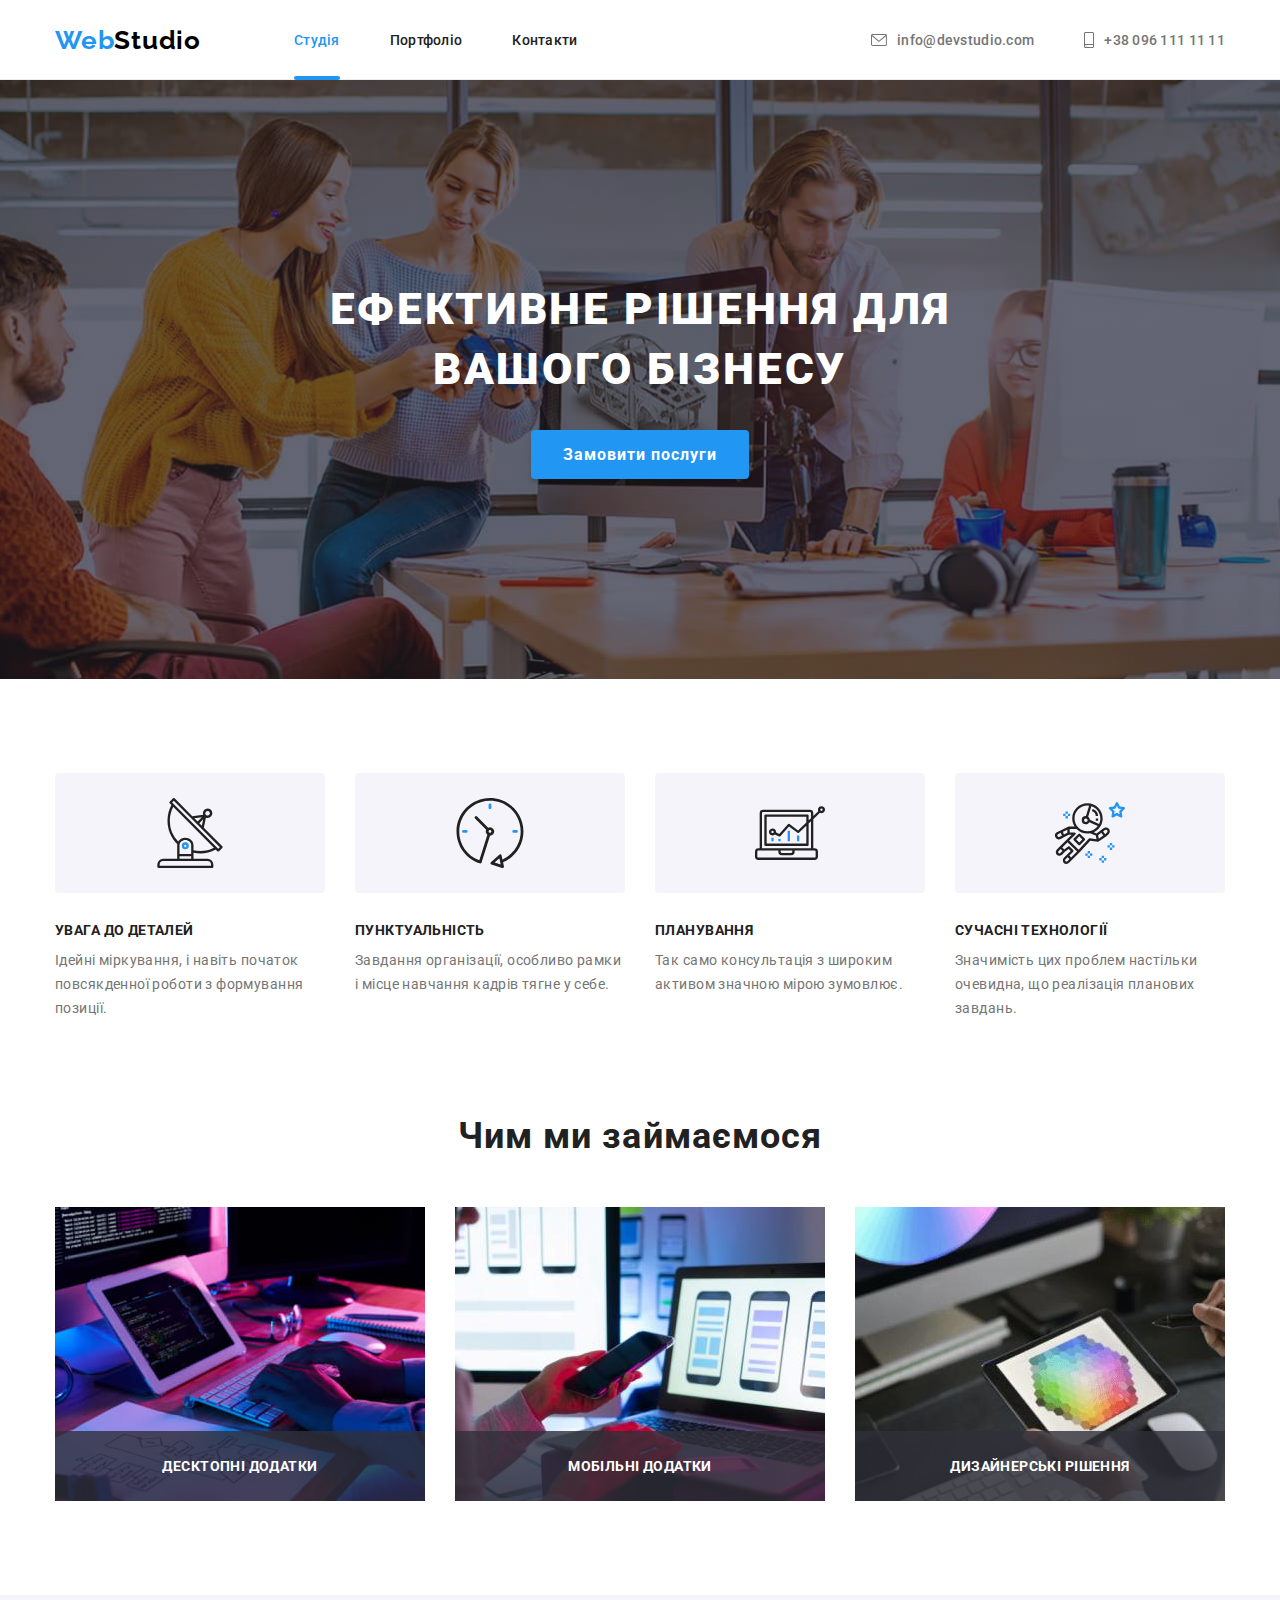
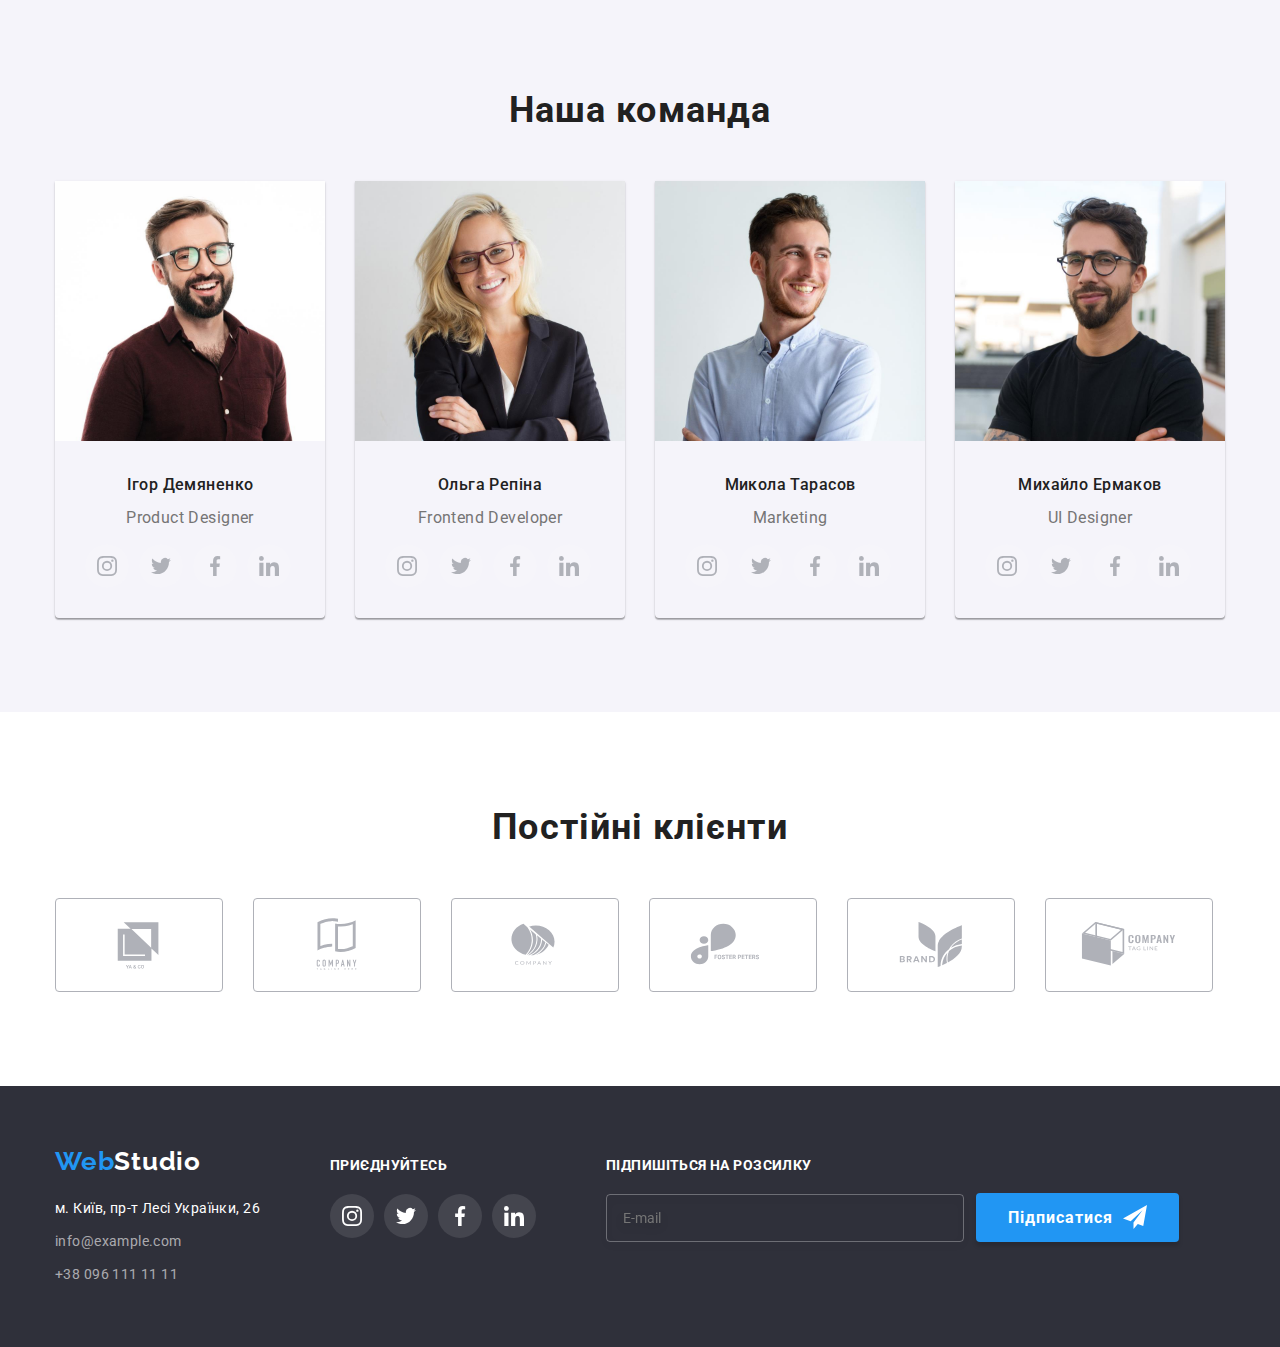
<file: index.html>
<!DOCTYPE html>
<html lang="uk">
  <head>
    <meta charset="UTF-8" />
    <meta http-equiv="X-UA-Compatible" content="IE=edge" />
    <meta name="viewport" content="width=device-width, initial-scale=1.0" />
    <title>Document</title>
    <link
      rel="stylesheet"
      href="https://cdn.jsdelivr.net/npm/modern-normalize@1.1.0/modern-normalize.min.css"
    />
    <link rel="preconnect" href="https://fonts.googleapis.com" />
    <link rel="preconnect" href="https://fonts.gstatic.com" crossorigin />
    <link
      href="https://fonts.googleapis.com/css2?family=Raleway:wght@700&family=Roboto:wght@400;500;700;900&display=swap"
      rel="stylesheet"
    />
    <link rel="stylesheet" href="./css/styles.css" />
  </head>

  <body>
    <header class="header">
      <div class="container header-container">
        <nav class="nav">
          <a class="logo-link" href="./index.html">
            Web<span class="logo-accent">Studio</span></a
          >
          <ul class="site-nav list">
            <li>
              <a
                class="link nav-link current header-link-bottom"
                href="./index.html"
                >Студія</a
              >
            </li>
            <li>
              <a
                class="link nav-link header-link-bottom"
                href="./portfolio.html"
                >Портфоліо</a
              >
            </li>
            <li>
              <a class="link nav-link header-link-bottom" href="/">Контакти</a>
            </li>
          </ul>
        </nav>
        <ul class="site-adress list">
          <li class="adress-item">
            <a href="mailto:info@devstudio.com" class="link link-adress">
              <svg class="icons mail-icons">
                <use href="./images3/icons.svg#letter"></use>
              </svg>
              info@devstudio.com</a
            >
          </li>
          <li class="adress-item">
            <a class="link link-adress" href="tel:+380961111111">
              <svg class="icons tel-icons">
                <use href="./images3/icons.svg#smartphone"></use>
              </svg>
              +38 096 111 11 11</a
            >
          </li>
        </ul>
      </div>
    </header>
    <main>
      <section class="hero">
        <div class="container">
          <h1 class="hero-title">Ефективне рішення для вашого бізнесу</h1>
          <button data-modal-open class="hero-batton" type="button">
            Замовити послуги
          </button>
        </div>
      </section>
      <section class="benefits section">
        <div class="container">
          <ul class="list benefits-list card-set">
            <li class="card-item benefits-list-item">
              <div class="pluses">
                <svg class="icons">
                  <use xlink:href="./images3/icons.svg#antenna"></use>
                </svg>
              </div>
              <h3 class="benefits-title">УВАГА ДО ДЕТАЛЕЙ</h3>
              <p class="benefits-item">
                Ідейні міркування, і навіть початок повсякденної роботи з
                формування позиції.
              </p>
            </li>
            <li class="card-item benefits-list-item">
              <div class="pluses">
                <svg class="icons">
                  <use xlink:href="./images3/icons.svg#clock"></use>
                </svg>
              </div>
              <h3 class="benefits-title">ПУНКТУАЛЬНІСТЬ</h3>
              <p class="benefits-item">
                Завдання організації, особливо рамки і місце навчання кадрів
                тягне у себе.
              </p>
            </li>
            <li class="card-item benefits-list-item">
              <div class="pluses">
                <svg class="icons">
                  <use xlink:href="./images3/icons.svg#diagram"></use>
                </svg>
              </div>
              <h3 class="benefits-title">ПЛАНУВАННЯ</h3>
              <p class="benefits-item">
                Так само консультація з широким активом значною мірою зумовлює.
              </p>
            </li>
            <li class="card-item benefits-list-item">
              <div class="pluses">
                <svg class="icons">
                  <use xlink:href="./images3/icons.svg#astronaut"></use>
                </svg>
              </div>
              <h3 class="benefits-title">СУЧАСНІ ТЕХНОЛОГІЇ</h3>
              <p class="benefits-item">
                Значимість цих проблем настільки очевидна, що реалізація
                планових завдань.
              </p>
            </li>
          </ul>
        </div>
      </section>

      <section class="about section">
        <div class="container">
          <h2 class="section-title text-black">Чим ми займаємося</h2>
          <ul class="list abaut-list card-set">
            <li class="abaut-item card-item">
              <img
                src="./images/work.jpg"
                alt=" робота"
                width="370"
                height="294"
              />
              <div class="chips-overlay">
                <p class="chips-text-overlay">Десктопні додатки</p>
              </div>
            </li>
            <li class="abaut-item card-item">
              <img
                src="./images/phone.jpg"
                alt=" телефон"
                width="370"
                height="294"
              />
              <div class="chips-overlay">
                <p class="chips-text-overlay">Мобільні додатки</p>
              </div>
            </li>
            <li class="abaut-item card-item">
              <img
                src="./images/technology.jpg"
                alt=" технології"
                width="370"
                height="294"
              />
              <div class="chips-overlay">
                <p class="chips-text-overlay">Дизайнерські рішення</p>
              </div>
            </li>
          </ul>
        </div>
      </section>
      <section class="our-team section">
        <div class="container">
          <h2 class="section-title text-black">Наша команда</h2>
          <ul class="list teatm-list card-set">
            <li class="team-item card-item">
              <img
                src="./images/produkt.jpg"
                alt="Дизайн продукту"
                width="270"
                height="260"
              />
              <div class="data">
                <h3 class="team-title text-black">Ігор Демяненко</h3>
                <p class="team-text">Product Designer</p>
                <ul class="list networks-list">
                  <li class="networks-link">
                    <a
                      href=""
                      class="link"
                      target="_blank"
                      rel="noreferrer noopener"
                    >
                      <svg class="networks-icons" width="20" height="20">
                        <use xlink:href="./images3/icons.svg#instagram"></use>
                      </svg>
                    </a>
                  </li>
                  <li class="networks-link">
                    <a
                      href=""
                      class="link"
                      target="_blank"
                      rel="noreferrer noopener"
                    >
                      <svg class="networks-icons" width="20" height="20">
                        <use xlink:href="./images3/icons.svg#twitter"></use>
                      </svg>
                    </a>
                  </li>
                  <li class="networks-link">
                    <a
                      href=""
                      class="link"
                      target="_blank"
                      rel="noreferrer noopener"
                    >
                      <svg class="networks-icons" width="20" height="20">
                        <use xlink:href="./images3/icons.svg#facebook"></use>
                      </svg>
                    </a>
                  </li>
                  <li class="networks-link">
                    <a
                      href=""
                      class="link"
                      target="_blank"
                      rel="noreferrer noopener"
                    >
                      <svg class="networks-icons" width="20" height="20">
                        <use xlink:href="./images3/icons.svg#linkedin"></use>
                      </svg>
                    </a>
                  </li>
                </ul>
              </div>
            </li>

            <li class="team-item card-item">
              <img
                src="./images/frontend.jpg"
                alt="розробник"
                width="270"
                height="260"
              />
              <div class="data">
                <h3 class="team-title text-black">Ольга Репіна</h3>
                <p class="team-text">Frontend Developer</p>
                <ul class="list networks-list">
                  <li class="networks-link">
                    <a
                      href=""
                      class="link"
                      target="_blank"
                      rel="noreferrer noopener"
                    >
                      <svg class="networks-icons" width="20" height="20">
                        <use xlink:href="./images3/icons.svg#instagram"></use>
                      </svg>
                    </a>
                  </li>
                  <li class="networks-link">
                    <a
                      href=""
                      class="link"
                      target="_blank"
                      rel="noreferrer noopener"
                    >
                      <svg class="networks-icons" width="20" height="20">
                        <use xlink:href="./images3/icons.svg#twitter"></use>
                      </svg>
                    </a>
                  </li>
                  <li class="networks-link">
                    <a
                      href=""
                      class="link"
                      target="_blank"
                      rel="noreferrer noopener"
                    >
                      <svg class="networks-icons" width="20" height="20">
                        <use xlink:href="./images3/icons.svg#facebook"></use>
                      </svg>
                    </a>
                  </li>
                  <li class="networks-link">
                    <a
                      href=""
                      class="link"
                      target="_blank"
                      rel="noreferrer noopener"
                    >
                      <svg class="networks-icons" width="20" height="20">
                        <use xlink:href="./images3/icons.svg#linkedin"></use>
                      </svg>
                    </a>
                  </li>
                </ul>
              </div>
            </li>
            <li class="team-item card-item">
              <img
                src="./images/marketing.jpg"
                alt="маркетинг"
                width="270"
                height="260"
              />
              <div class="data">
                <h3 class="team-title text-black">Микола Тарасов</h3>
                <p class="team-text">Marketing</p>
                <ul class="list networks-list">
                  <li class="networks-link">
                    <a
                      href=""
                      class="link"
                      target="_blank"
                      rel="noreferrer noopener"
                    >
                      <svg class="networks-icons" width="20" height="20">
                        <use xlink:href="./images3/icons.svg#instagram"></use>
                      </svg>
                    </a>
                  </li>
                  <li class="networks-link">
                    <a
                      href=""
                      class="link"
                      target="_blank"
                      rel="noreferrer noopener"
                    >
                      <svg class="networks-icons" width="20" height="20">
                        <use xlink:href="./images3/icons.svg#twitter"></use>
                      </svg>
                    </a>
                  </li>
                  <li class="networks-link">
                    <a
                      href=""
                      class="link"
                      target="_blank"
                      rel="noreferrer noopener"
                    >
                      <svg class="networks-icons" width="20" height="20">
                        <use xlink:href="./images3/icons.svg#facebook"></use>
                      </svg>
                    </a>
                  </li>
                  <li class="networks-link">
                    <a
                      href=""
                      class="link"
                      target="_blank"
                      rel="noreferrer noopener"
                    >
                      <svg class="networks-icons" width="20" height="20">
                        <use xlink:href="./images3/icons.svg#linkedin"></use>
                      </svg>
                    </a>
                  </li>
                </ul>
              </div>
            </li>
            <li class="team-item card-item">
              <img
                src="./images/designer.jpg"
                alt="дизайнер"
                width="270"
                height="260"
              />
              <div class="data">
                <h3 class="team-title text-black">Михайло Ермаков</h3>
                <p class="team-text">UI Designer</p>
                <ul class="list networks-list">
                  <li class="networks-link">
                    <a
                      href=""
                      class="link"
                      target="_blank"
                      rel="noreferrer noopener"
                    >
                      <svg class="networks-icons" width="20" height="20">
                        <use xlink:href="./images3/icons.svg#instagram"></use>
                      </svg>
                    </a>
                  </li>
                  <li class="networks-link">
                    <a
                      href=""
                      class="link"
                      target="_blank"
                      rel="noreferrer noopener"
                    >
                      <svg class="networks-icons" width="20" height="20">
                        <use xlink:href="./images3/icons.svg#twitter"></use>
                      </svg>
                    </a>
                  </li>
                  <li class="networks-link">
                    <a
                      href=""
                      class="link"
                      target="_blank"
                      rel="noreferrer noopener"
                    >
                      <svg class="networks-icons" width="20" height="20">
                        <use xlink:href="./images3/icons.svg#facebook"></use>
                      </svg>
                    </a>
                  </li>
                  <li class="networks-link">
                    <a
                      href=""
                      class="link"
                      target="_blank"
                      rel="noreferrer noopener"
                    >
                      <svg class="networks-icons" width="20" height="20">
                        <use xlink:href="./images3/icons.svg#linkedin"></use>
                      </svg>
                    </a>
                  </li>
                </ul>
              </div>
            </li>
          </ul>
        </div>
      </section>
      <section class="section client">
        <div class="container">
          <div>
            <h2 class="title section-title">Постійні клієнти</h2>
            <ul class="list client-list card-set">
              <li class="client-item card-item">
                <a
                  href=""
                  class="link"
                  target="_blank"
                  rel="noreferrer noopener"
                >
                  <svg class="client-icons" width="106" height="60">
                    <use xlink:href="./images3/icons.svg#client-1"></use>
                  </svg>
                </a>
              </li>
              <li class="client-item card-item">
                <a
                  href=""
                  class="link"
                  target="_blank"
                  rel="noreferrer noopener"
                >
                  <svg class="client-icons" width="106" height="60">
                    <use xlink:href="./images3/icons.svg#client-2"></use>
                  </svg>
                </a>
              </li>
              <li class="client-item card-item">
                <a
                  href=""
                  class="link"
                  target="_blank"
                  rel="noreferrer noopener"
                >
                  <svg class="client-icons" width="106" height="60">
                    <use xlink:href="./images3/icons.svg#client-3"></use>
                  </svg>
                </a>
              </li>
              <li class="client-item card-item">
                <a
                  href=""
                  class="link"
                  target="_blank"
                  rel="noreferrer noopener"
                >
                  <svg class="client-icons" width="106" height="60">
                    <use xlink:href="./images3/icons.svg#client-4"></use>
                  </svg>
                </a>
              </li>
              <li class="client-item card-item">
                <a
                  href=""
                  class="link"
                  target="_blank"
                  rel="noreferrer noopener"
                >
                  <svg class="client-icons" width="106" height="60">
                    <use xlink:href="./images3/icons.svg#client-5"></use>
                  </svg>
                </a>
              </li>
              <li class="client-item card-item">
                <a
                  href=""
                  class="link"
                  target="_blank"
                  rel="noreferrer noopener"
                >
                  <svg class="client-icons" width="106" height="60">
                    <use xlink:href="./images3/icons.svg#client-6"></use>
                  </svg>
                </a>
              </li>
            </ul>
          </div>
        </div>
      </section>
    </main>
    <footer class="footer">
      <div class="container footer-container">
        <div class="footer-content">
          <a class="logo-link" href="/">
            Web<span class="logo-accent-whit">Studio</span></a
          >
          <address class="adress">
            <ul class="list contacts-footer">
              <li class="adress-item">
                <a
                  class="link link-adress text-white"
                  href="https://bit.ly/3pXMvUd"
                  target="_blank"
                  rel="noreferrer noopener nofollow"
                  >м. Київ, пр-т Лесі Українки, 26</a
                >
              </li>
              <li class="adress-item">
                <a class="link link-adress" href="mailto:info@example.com"
                  >info@example.com</a
                >
              </li>
              <li class="adress-item">
                <a class="link link-adress" href="tel:+380961111111"
                  >+38 096 111 11 11</a
                >
              </li>
            </ul>
          </address>
        </div>
        <div class="footer-content">
          <p class="footer-follow">приєднуйтесь</p>
          <ul class="list networks-list">
            <li class="networks-link">
              <a href="" class="link" target="_blank" rel="noreferrer noopener">
                <svg class="networks-icons" width="20" height="20">
                  <use xlink:href="./images3/icons.svg#instagram"></use>
                </svg>
              </a>
            </li>
            <li class="networks-link">
              <a href="" class="link" target="_blank" rel="noreferrer noopener">
                <svg class="networks-icons" width="20" height="20">
                  <use xlink:href="./images3/icons.svg#twitter"></use>
                </svg>
              </a>
            </li>
            <li class="networks-link">
              <a href="" class="link" target="_blank" rel="noreferrer noopener">
                <svg class="networks-icons" width="20" height="20">
                  <use xlink:href="./images3/icons.svg#facebook"></use>
                </svg>
              </a>
            </li>
            <li class="networks-link">
              <a href="" class="link" target="_blank" rel="noreferrer noopener">
                <svg class="networks-icons" width="20" height="20">
                  <use xlink:href="./images3/icons.svg#linkedin"></use>
                </svg>
              </a>
            </li>
          </ul>
        </div>
        <div>
          <div class="container-footer">
            <form class="footer-form">
              <label class="footer-label">
                <b class="footer-follow">Підпишіться на розсилку</b>
                <input
                  type="email"
                  name="email"
                  class="footer-input"
                  placeholder="E-mail"
                />
              </label>
            </form>
            <button class="hero-batton">
              <span>Підписатися</span>
              <svg class="icon-button" width="24" height="24">
                <use href="./images3/icons.svg#icon-icon-send"></use>
              </svg>
            </button>
          </div>
        </div>
      </div>
    </footer>
    <div class="backdrop is-hidden" data-modal>
      <div class="modal">
        <button type="button" data-modal-close class="button-close-modal">
          <svg class="svg" width="11" height="11">
            <use xlink:href="./images3/icons.svg#icon-close"></use>
          </svg>
        </button>
        <form class="form-modal">
          <strong class="modal-title"
            >Залиште свої дані, ми вам передзвонимо</strong
          >
          <label class="label-modal" for="name">Ім'я</label>
          <div class="form-field">
            <input
              class="input-modal"
              id="name"
              type="text"
              name="name"
              autofocus
            />
            <svg class="icons-modal" width="18" height="18">
              <use href="./images3/icons.svg#icon-person-black-18dp"></use>
            </svg>
          </div>
          <label class="label-modal" for="phone">Телефон</label>
          <div class="form-field">
            <input
              class="input-modal"
              id="phone"
              type="number"
              name="phone_number"
            />
            <svg class="icons-modal" width="18" height="18">
              <use href="./images3/icons.svg#icon-phone-black-18dp"></use>
            </svg>
          </div>
          <label class="label-modal" for="email">Пошта</label>
          <div class="form-field">
            <input
              class="input-modal"
              id="email"
              type="text"
              name="name"
              required
            />
            <svg class="icons-modal" width="18" height="18">
              <use href="./images3/icons.svg#icon-email-black-18dp-1"></use>
            </svg>
          </div>
          <label class="label-modal" for="comment">Коментар</label>
          <textarea
            class="input-modal text-modal"
            id="comment"
            name="feedback"
            rows="4"
            placeholder="Введіть текст"
          ></textarea>
          <div class="check-box">
            <label class="label-check register-form-agreement" for="agreement">
              <input
                class="register-checkbox check hidden"
                id="agreement"
                type="checkbox"
                name="agreement"
              />
              <svg class="register-form-icons" width="16" height="15">
                <use
                  class="register-form-of"
                  href="./images3/icons.svg#icon-Vector-check"
                ></use>
                <use
                  class="register-form"
                  href="./images3/icons.svg#icon-icon-check-b"
                ></use>
              </svg>
              <span class="check-text"
                >Погоджуюся з розсилкою та приймаю
                <a class="link-modal" href="">Умови договору</a></span
              >
            </label>
          </div>
          <button class="hero-batton" type="submit">Відправити</button>
        </form>
      </div>
    </div>
    <script src="./js/modal.js"></script>
  </body>
</html>
</file>
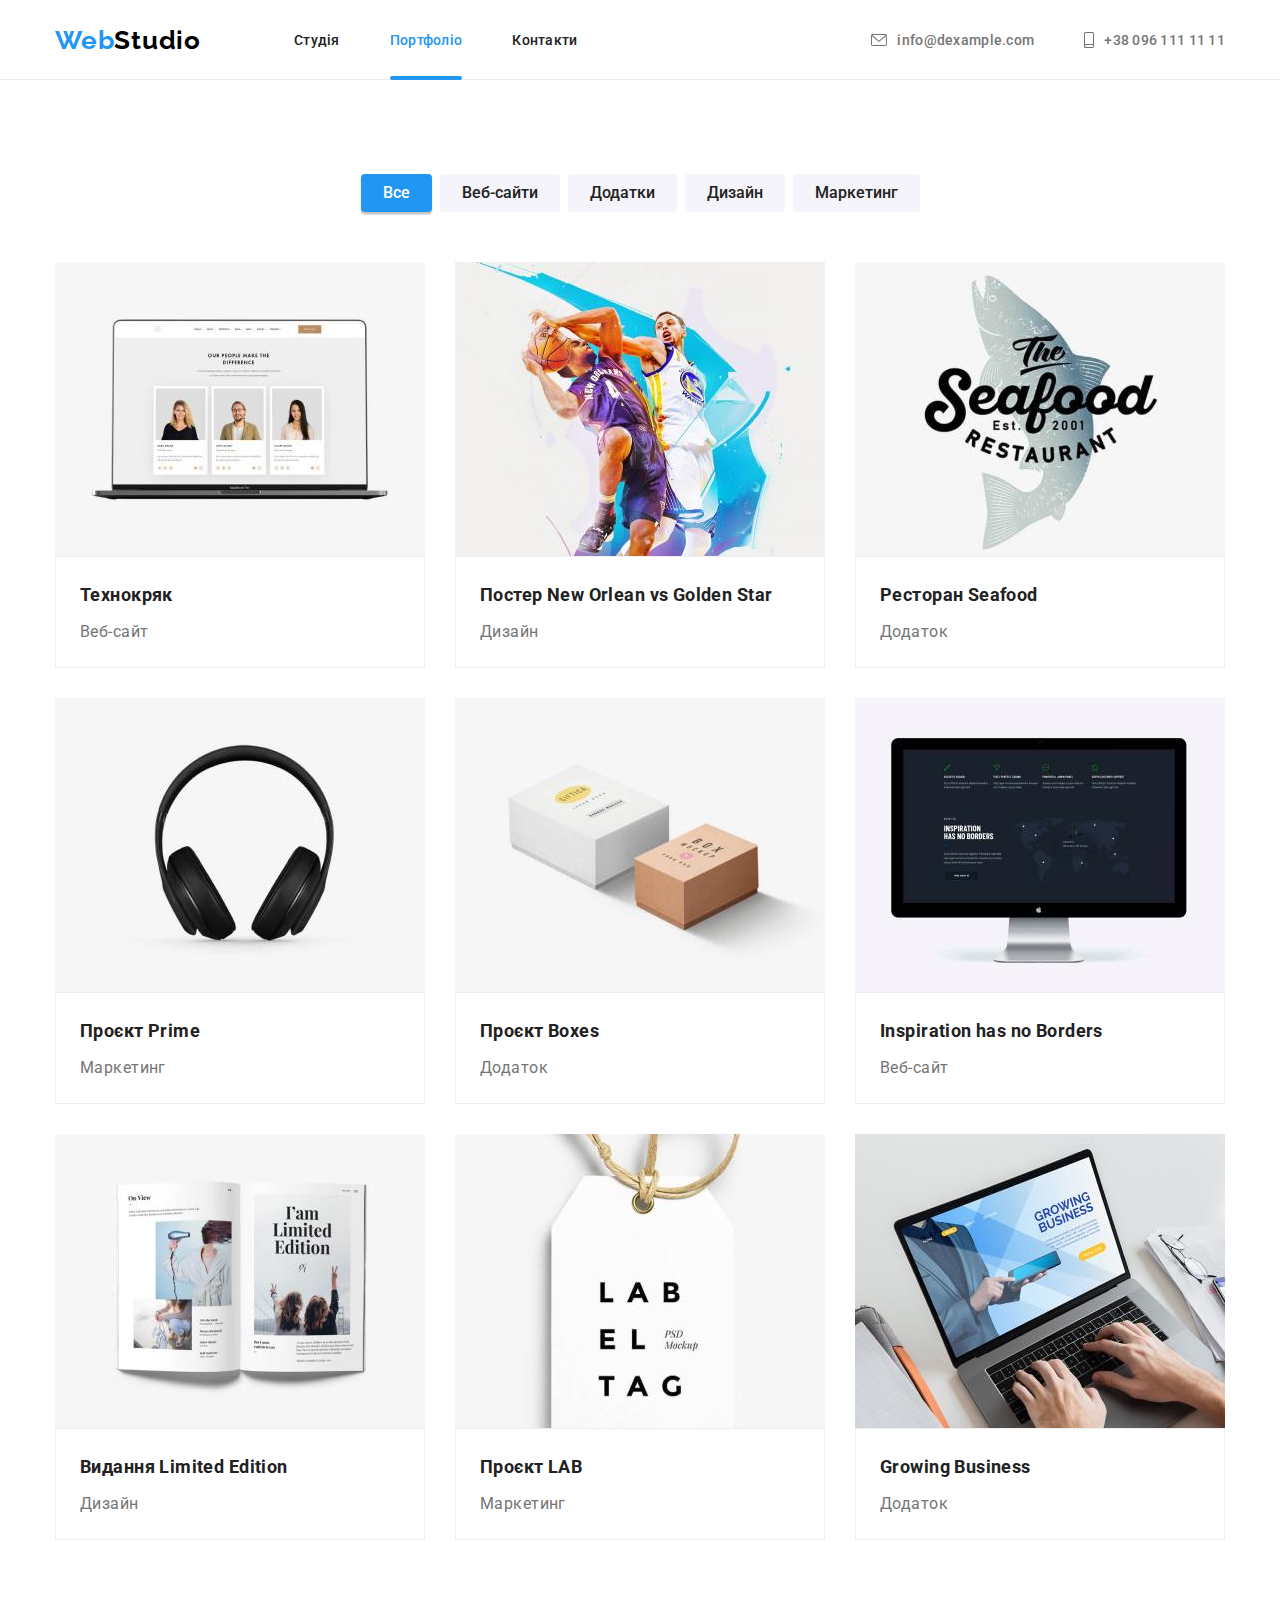
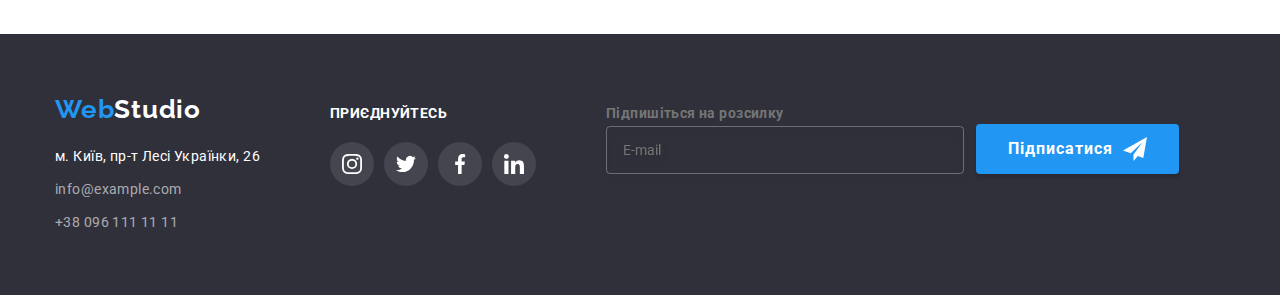
<file: portfolio.html>
<!DOCTYPE html>
<html lang="uk">
  <head>
    <meta charset="UTF-8" />
    <meta http-equiv="X-UA-Compatible" content="IE=edge" />
    <meta name="viewport" content="width=device-width, initial-scale=1.0" />
    <title>Document</title>
    <link
      rel="stylesheet"
      href="https://cdn.jsdelivr.net/npm/modern-normalize@1.1.0/modern-normalize.min.css"
    />
    <link rel="preconnect" href="https://fonts.googleapis.com" />
    <link rel="preconnect" href="https://fonts.gstatic.com" crossorigin />
    <link
      href="https://fonts.googleapis.com/css2?family=Raleway:wght@700&family=Roboto:wght@400;500;700;900&display=swap"
      rel="stylesheet"
    />
    <link rel="stylesheet" href="./css/styles.css" />
  </head>

  <body>
    <header class="header">
      <div class="container header-container">
        <nav class="nav">
          <a class="logo-link" href="/">
            Web<span class="logo-accent">Studio </span></a
          >
          <ul class="site-nav list">
            <li>
              <a class="link nav-link header-link-bottom" href="./index.html"
                >Студія</a
              >
            </li>
            <li>
              <a
                class="link nav-link current header-link-bottom"
                href="./portfolio.html"
                >Портфоліо</a
              >
            </li>
            <li>
              <a class="link nav-link header-link-bottom" href="/">Контакти</a>
            </li>
          </ul>
        </nav>
        <ul class="site-adress list">
          <li class="adress-item">
            <a class="link link-adress" href="mailto:info@devstudio.com">
              <svg class="icons mail-icons">
                <use href="./images3/icons.svg#letter"></use>
              </svg>
              info@dexample.com</a
            >
          </li>
          <li class="adress-item">
            <a class="link link-adress" href="tel:+380961111111">
              <svg class="icons tel-icons">
                <use href="./images3/icons.svg#smartphone"></use>
              </svg>
              +38 096 111 11 11</a
            >
          </li>
        </ul>
      </div>
    </header>
    <main>
      <section class="section">
        <div class="container">
          <ul class="list-battom list">
            <li><button class="main-batton all" type="button">Все</button></li>
            <li>
              <button class="main-batton" type="button">Веб-сайти</button>
            </li>
            <li>
              <button class="main-batton" type="button">Додатки</button>
            </li>
            <li><button class="main-batton" type="button">Дизайн</button></li>
            <li>
              <button class="main-batton" type="button">Маркетинг</button>
            </li>
          </ul>
          <h1 class="shove">заголовок</h1>
          <ul class="list services-list card-set">
            <li class="item-services card-item">
              <a class="link link-services" href="/">
                <div class="cards">
                  <img
                    src="./images2/technocrack.jpg"
                    alt="техно"
                    width="370"
                    height="294"
                  />
                  <p class="cards-overlay">
                    Ресурс пропонує комплексні пропозиції з різним рівнем
                    функціоналу та сервісів. Все це дозволить відвідувачу
                    отримати вичерпні відомості про компанію чи приватну особу.
                  </p>
                </div>
                <div class="services-wrapper">
                  <h2 class="title-services">Технокряк</h2>
                  <p class="trait">Веб-сайт</p>
                </div>
              </a>
            </li>

            <li class="item-services card-item">
              <a class="link link-services" href="/">
                <div class="cards">
                  <img
                    src="./images2/goldenstar.jpg"
                    alt="баскетбол"
                    width="370"
                    height="294"
                  />
                  <p class="cards-overlay">
                    Ресурс пропонує комплексні пропозиції з різним рівнем
                    функціоналу та сервісів. Все це дозволить відвідувачу
                    отримати вичерпні відомості про компанію чи приватну особу.
                  </p>
                </div>
                <div class="services-wrapper">
                  <h2 class="title-services">
                    Постер New Orlean vs Golden Star
                  </h2>
                  <p class="trait">Дизайн</p>
                </div>
              </a>
            </li>
            <li class="item-services card-item">
              <a class="link link-services" href="/">
                <div class="cards">
                  <img
                    src="./images2/seafood.jpg"
                    alt="еда"
                    width="370"
                    height="294"
                  />
                  <p class="cards-overlay">
                    Ресурс пропонує комплексні пропозиції з різним рівнем
                    функціоналу та сервісів. Все це дозволить відвідувачу
                    отримати вичерпні відомості про компанію чи приватну особу.
                  </p>
                </div>
                <div class="services-wrapper">
                  <h2 class="title-services">Ресторан Seafood</h2>
                  <p class="trait">Додаток</p>
                </div>
              </a>
            </li>
            <li class="item-services card-item">
              <a class="link link-services" href="/">
                <div class="cards">
                  <img
                    src="./images2/prime.jpg"
                    alt="наушники"
                    width="370"
                    height="294"
                  />
                  <p class="cards-overlay">
                    Ресурс пропонує комплексні пропозиції з різним рівнем
                    функціоналу та сервісів. Все це дозволить відвідувачу
                    отримати вичерпні відомості про компанію чи приватну особу.
                  </p>
                </div>
                <div class="services-wrapper">
                  <h2 class="title-services">Проєкт Prime</h2>
                  <p class="trait">Маркетинг</p>
                </div>
              </a>
            </li>
            <li class="item-services card-item">
              <a class="link link-services" href="/">
                <div class="cards">
                  <img
                    src="./images2/boxes.jpg"
                    alt="коробки"
                    width="370"
                    height="294"
                  />
                  <p class="cards-overlay">
                    Ресурс пропонує комплексні пропозиції з різним рівнем
                    функціоналу та сервісів. Все це дозволить відвідувачу
                    отримати вичерпні відомості про компанію чи приватну особу.
                  </p>
                </div>
                <div class="services-wrapper">
                  <h2 class="title-services">Проєкт Boxes</h2>
                  <p class="trait">Додаток</p>
                </div>
              </a>
            </li>
            <li class="item-services card-item">
              <a class="link link-services" href="/">
                <div class="cards">
                  <img
                    src="./images2/noborders.jpg"
                    alt="монитор"
                    width="370"
                    height="294"
                  />
                  <p class="cards-overlay">
                    Ресурс пропонує комплексні пропозиції з різним рівнем
                    функціоналу та сервісів. Все це дозволить відвідувачу
                    отримати вичерпні відомості про компанію чи приватну особу.
                  </p>
                </div>
                <div class="services-wrapper">
                  <h2 class="title-services">Inspiration has no Borders</h2>
                  <p class="trait">Веб-сайт</p>
                </div>
              </a>
            </li>
            <li class="item-services card-item">
              <a class="link link-services" href="/">
                <div class="cards">
                  <img
                    src="./images2/limedition.jpg"
                    alt="журнал"
                    width="370"
                    height="294"
                  />
                  <p class="cards-overlay">
                    Ресурс пропонує комплексні пропозиції з різним рівнем
                    функціоналу та сервісів. Все це дозволить відвідувачу
                    отримати вичерпні відомості про компанію чи приватну особу.
                  </p>
                </div>
                <div class="services-wrapper">
                  <h2 class="title-services">Видання Limited Edition</h2>
                  <p class="trait">Дизайн</p>
                </div>
              </a>
            </li>
            <li class="item-services card-item">
              <a class="link link-services" href="/">
                <div class="cards">
                  <img
                    src="./images2/lab.jpg"
                    alt="бирка"
                    width="370"
                    height="294"
                  />
                  <p class="cards-overlay">
                    Ресурс пропонує комплексні пропозиції з різним рівнем
                    функціоналу та сервісів. Все це дозволить відвідувачу
                    отримати вичерпні відомості про компанію чи приватну особу.
                  </p>
                </div>
                <div class="services-wrapper">
                  <h2 class="title-services">Проєкт LAB</h2>
                  <p class="trait">Маркетинг</p>
                </div>
              </a>
            </li>
            <li class="item-services card-item">
              <a class="link link-services" href="/">
                <div class="cards">
                  <img
                    src="./images2/growing.jpg"
                    alt="ноутбук"
                    width="370"
                    height="294"
                  />
                  <p class="cards-overlay">
                    Ресурс пропонує комплексні пропозиції з різним рівнем
                    функціоналу та сервісів. Все це дозволить відвідувачу
                    отримати вичерпні відомості про компанію чи приватну особу.
                  </p>
                </div>
                <div class="services-wrapper">
                  <h2 class="title-services">Growing Business</h2>
                  <p class="trait">Додаток</p>
                </div>
              </a>
            </li>
          </ul>
        </div>
      </section>
    </main>
    <footer class="footer">
      <div class="container footer-container">
        <div class="footer-contect">
          <a class="logo-link" href="/"
            >Web<span class="logo-accent-whit">Studio</span></a
          >
          <address class="adress">
            <ul class="list contacts-footer">
              <li class="adress-item">
                <a
                  class="link link-adress text-white"
                  href="https://bit.ly/3pXMvUd"
                  target="_blank"
                  rel="noreferrer noopener nofollow"
                  >м. Київ, пр-т Лесі Українки, 26</a
                >
              </li>
              <li class="adress-item">
                <a class="link link-adress" href="mailto:info@devstudio.com"
                  >info@example.com</a
                >
              </li>
              <li class="adress-item">
                <a class="link link-adress" href="tel:+380961111111"
                  >+38 096 111 11 11</a
                >
              </li>
            </ul>
          </address>
        </div>
        <div class="footer-contect">
          <p class="footer-follow">приєднуйтесь</p>
          <ul class="list networks-list">
            <li class="networks-link">
              <a href="" class="link" target="_blank" rel="noreferrer noopener">
                <svg class="networks-icons" width="20" height="20">
                  <use xlink:href="./images3/icons.svg#instagram"></use>
                </svg>
              </a>
            </li>
            <li class="networks-link">
              <a href="" class="link" target="_blank" rel="noreferrer noopener">
                <svg class="networks-icons" width="20" height="20">
                  <use xlink:href="./images3/icons.svg#twitter"></use>
                </svg>
              </a>
            </li>
            <li class="networks-link">
              <a href="" class="link" target="_blank" rel="noreferrer noopener">
                <svg class="networks-icons" width="20" height="20">
                  <use xlink:href="./images3/icons.svg#facebook"></use>
                </svg>
              </a>
            </li>
            <li class="networks-link">
              <a href="" class="link" target="_blank" rel="noreferrer noopener">
                <svg class="networks-icons" width="20" height="20">
                  <use xlink:href="./images3/icons.svg#linkedin"></use>
                </svg>
              </a>
            </li>
          </ul>
        </div>
        <div>
          <div class="container-footer">
            <form class="footer-form">
              <label class="footer-label">
                <b class="footer-text">Підпишіться на розсилку</b>
                <input
                  type="email"
                  name="email"
                  class="footer-input"
                  placeholder="E-mail"
                />
              </label>
            </form>
            <button class="hero-batton">
              <span>Підписатися</span>
              <svg class="icon-button" width="24" height="24">
                <use href="./images3/icons.svg#icon-icon-send"></use>
              </svg>
            </button>
          </div>
        </div>
      </div>
    </footer>
  </body>
</html>
</file>
<file: css/styles.css>
:root {
  --black-text-color: #212121;
  --black-heade-color: #212121;
  --white-text-color: #ffffff;
  --gray-text-color: #757575;
  --gray-background-color: #e5e5e5;
  --black-background-color: #2f303a;
  --black-logo-color: #000000;
  --white-logo-color: #ffffff;
  --blue-logo-color: #2196f3;
  --blue-batton-color: #2196f3;
  --blue-batton-modal-color: #188CE8;
  ;
  --gray-batton-color: #f5f4fa;
  --gray-heade-color: #757575;
  --white-heade-color: #ffffff;
  --blue-heade-color: #ffffff;
  --grayb-footer-color: rgba(255, 255, 255, 0.6);
  --gray-footer-color: #ffffff;
  --gray-border-color: #eeeeee;
  --gray-header-color: #ececec;
  --gray-footer-icons: rgba(255, 255, 255, 0.1);
  --gradient: linear-gradient(to right,
      rgba(47, 48, 58, 0.4),
      rgba(47, 48, 58, 0.4));
  --networks-icons: #AFB1B8;
  --filter-color: drop-shadow(0px 4px 4px rgba(0, 0, 0, 0.25));
  --card-color: 0px 1px 1px rgba(0, 0, 0, 0.12), 0px 4px 4px rgba(0, 0, 0, 0.06),
    1px 4px 6px rgba(0, 0, 0, 0.16);
  --box-shadow-btn: 0px 3px 1px rgba(0, 0, 0, 0.1),
    0px 1px 2px rgba(0, 0, 0, 0.08), 0px 2px 2px rgba(0, 0, 0, 0.12);
  --team-color: 0px 1px 3px rgba(0, 0, 0, 0.12), 0px 1px 1px rgba(0, 0, 0, 0.14), 0px 2px 1px rgba(0, 0, 0, 0.2);
  --transition: 250ms cubic-bezier(0.4, 0, 0.2, 1);
  ;
  --modalka: rgba(0, 0, 0, 0.2);
  --modalka-box: 0px 1px 3px rgba(0, 0, 0, 0.12),
    0px 1px 1px rgba(0, 0, 0, 0.14),
    0px 2px 1px rgba(0, 0, 0, 0.2);
  --background-cards: rgba(33, 150, 243, 0.9);
  --background-chips: rgba(47, 48, 58, 0.8);
  --
}


body {
  font-family: "Roboto", sans-serif;
  font-size: 14px;
  line-height: 1.71;
  color: var(--gray-text-color);
  letter-spacing: 0.03em;
}

.no-scroll {
  overflow: hidden;
}

h1,
h2,
h3,
p {
  margin: 0;
}

ul {
  margin: 0;
  padding: 0;
}

img {
  display: block;
  max-width: 100%;
  height: auto;
}

.container {
  width: 1200px;
  padding-left: 15px;
  padding-right: 15px;
  margin-left: auto;
  margin-right: auto;
}

.section {
  padding-top: 94px;
  padding-bottom: 94px;
}

.header {
  font-weight: 500;
  line-height: 1.17;
  letter-spacing: 0.02em;
  height: 80px;
  border-bottom: 1px solid var(--gray-header-color);
}

.header-container {
  display: flex;
  align-items: center;
}

.header-link-bottom {
  position: relative;
}

.header-link-bottom::after,
.current::after {
  position: absolute;
  content: '';
  bottom: 0;
  display: block;
  background-color: var(--blue-logo-color);
  width: 100%;
  height: 4px;
  border-radius: 2px;
  transform: scaleX(0);
  transition: transform var(--transition);
}

.header-link-bottom:hover::after,
.header-link-bottom:focus::after,
.current::after {
  transform: scaleX(1);

}

.link {
  text-decoration: none;
  color: currentColor;
}

.list {
  list-style: none;
}

.header .logo-link {
  margin-right: 93px;
}

.footer .logo-link {
  margin-bottom: 20px;
  display: block;
}

.footer-container {
  display: flex;
  gap: 70px;
  align-items: baseline;
}

.logo-link {
  font-family: "Raleway", sans-serif;
  font-style: normal;
  font-weight: 700;
  font-size: 26px;
  line-height: 1.19;
  letter-spacing: 0.03em;
  color: var(--blue-logo-color);
  text-decoration: none;
}

.logo-accent {
  color: var(--black-logo-color);
}

.logo-accent-whit {
  color: var(--white-logo-color);
}

.nav {
  display: flex;
  align-items: center;
  color: var(--black-text-color);
}

.site-nav {
  display: flex;
  align-items: center;
  gap: 50px;
}

.nav-link,
.header .link-adress {
  padding-top: 32px;
  padding-bottom: 32px;
  display: flex;
  align-items: center;
  transition: color var(--transition);
}

.nav-link:focus,
.nav-link:hover,
.current {
  color: var(--blue-logo-color);

}

.container-nav {
  display: flex;
}

.container-adress {
  display: flex;
}

.adress {
  font-style: inherit;
  color: var(--grayb-footer-color);
}

.site-adress {
  display: flex;
  gap: 50px;
  margin-left: auto;
}

.link-adress {
  transition: color var(--transition);

}

.link-adress:hover,
.link-adress:focus {
  color: var(--blue-logo-color);
}

.mail-icons {
  height: 12px;
  width: 16px;
}

.tel-icons {
  height: 16px;
  width: 10px;
}

.site-adress .icons {
  fill: currentColor;
  align-self: center;
  margin-right: 10px;
}

.pluses {
  display: flex;
  border-radius: 4px;
  height: 120px;
  background-color: var(--gray-batton-color);
  margin-bottom: 30px;
  justify-content: center;
  align-items: center;
}

.pluses .icons {
  width: 70px;
  height: 70px;
}

.contacts-footer {
  display: flex;
  flex-direction: column;
  gap: 9px;
}


.card-set {
  display: flex;
  flex-wrap: wrap;
  margin-left: -30px;
  margin-top: -30px;
}

.card-item {
  margin-left: 30px;
  margin-top: 30px;
}

.benefits-list>.benefits-list-item {
  flex-basis: calc(100% / 4 - 30px);
}


.benefits-title {
  font-weight: 700;
  font-size: 14px;
  line-height: 1.14;
  color: var(--black-text-color);
  text-transform: uppercase;
  margin-bottom: 10px;
}


.footer {
  background-color: var(--black-background-color);
  padding-top: 60px;
  padding-bottom: 60px;
}

.footer-follow {
  font-weight: 700;
  font-size: 14px;
  line-height: 1.14;
  letter-spacing: 0.03em;
  text-transform: uppercase;
  margin-bottom: 20px;
  color: var(--white-heade-color);
}

.footer .networks-link .link {
  color: var(--white-heade-color);
  background-color: var(--gray-footer-icons);
}

.hero {
  padding-top: 200px;
  padding-bottom: 200px;
  background: var(--black-background-color);
  max-width: 1600px;
  background-image: var(--gradient), url(../images3/team.jpg);
  background-repeat: no-repeat;
  background-size: cover;
  background-position: center;
  margin-left: auto;
  margin-right: auto;


}

.hero-title {
  max-width: 696px;
  font-weight: 900;
  font-size: 44px;
  line-height: 1.36;
  text-align: center;
  margin-left: auto;
  margin-right: auto;
  letter-spacing: 0.06em;
  text-transform: uppercase;
  color: var(--white-text-color);
  margin-bottom: 30px;
}

.hero-batton {
  font-family: inherit;
  font-weight: 700;
  font-size: 16px;
  line-height: 1.86;
  color: var(--white-text-color);
  cursor: pointer;
  background-color: var(--blue-batton-color);
  display: flex;
  align-items: center;
  text-align: center;
  margin: 0 auto;
  letter-spacing: 0.06em;
  border: none;
  border-radius: 4px;
  box-shadow: 0px 4px 4px rgba(0, 0, 0, 0.15);
  padding: 10px 32px;
  min-width: 200px;
  justify-content: center;
  transition: background-color var(--transition);
}


.hero-batton:hover,
.hero-batton:focus {
  background-color: var(--blue-batton-modal-color);

}

.main-batton {
  font-family: inherit;
  font-weight: 500;
  font-size: 16px;
  line-height: 1.6;
  color: var(--black-text-color);
  cursor: pointer;
  background-color: var(--gray-batton-color);
  border: none;
  border-radius: 4px;
  padding: 6px 22px;
  align-items: center;
  text-align: center;
  transition: color var(--transition), background-color var(--transition), box-shadow var(--transition);
}

.main-batton:hover,
.main-batton:focus,
.all {
  background-color: var(--blue-batton-color);
  color: var(--white-text-color);
  box-shadow: var(--box-shadow-btn);

}

.list-battom {
  display: flex;
  align-items: center;
  justify-content: center;
  gap: 8px;
  margin-bottom: 50px;
}

.about {
  padding-top: 0;
}

.section-title {
  font-weight: 700;
  font-size: 36px;
  line-height: 1.17;
  text-align: center;
  letter-spacing: 0.03em;
  color: var(--black-text-color);
  margin-top: 0px;
  margin-bottom: 50px;
}

.networks-list {
  display: flex;
  fill: currentColor;



}

.networks-link .link {
  display: flex;
  align-items: center;
  justify-content: center;
  color: var(--networks-icons);
  background-color: var(--gray-footer-icons);
  border-radius: 50%;
  height: 44px;
  width: 44px;
  transition: color var(--transition), background-color var(--transition);
}

.networks-list .networks-link:not(:last-child),
.footer-networks-list .networks-link:not(:last-child) {
  margin-right: 10px;
}

.networks-link .link:hover,
.networks-link .link:focus {
  color: var(--white-logo-color);
  background-color: var(--blue-batton-color);

}

.client-item .link {
  display: flex;
  align-self: center;
  justify-content: center;
  color: var(--networks-icons);
  border: 1px solid currentColor;
  padding: 16px 30px;
  border-radius: 4px;
  transition: color var(--transition), border var(--transition);
}

.сlient-list {
  flex-basis: calc(100% / 6 - 30px);
}

.client-icons,
.networks-icons {
  fill: currentColor;

}

.client-item .link:hover,
.client-item .link:focus {
  color: var(--blue-batton-color);

}

.data {
  padding: 30px;
}

.team-item {
  border-radius: 0px 0px 4px 4px;
  flex-basis: calc(100% / 4 - 30px);
  box-shadow: var(--team-color);
}


.abaut-item {
  flex-basis: calc(100% / 3 - 30px);
  position: relative;

}

.chips-overlay {
  display: flex;
  align-items: center;
  justify-content: center;
  position: absolute;
  bottom: 0;
  width: 100%;
  padding: 27px;
  background-color: var(--background-chips);
}

.chips-text-overlay {
  font-weight: 700;
  line-height: 1.17;
  text-transform: uppercase;
  color: var(--white-text-color);
  text-align: center;
  margin-left: auto;
  margin-right: auto;

}

.team-title {
  font-weight: 500;
  text-align: center;
  margin-top: 0;
  margin-bottom: 10px;
}

.our-team {
  background-color: var(--gray-batton-color);
}

.team-text {
  font-weight: 400;
  font-size: 16px;
  line-height: 1.17;
  text-align: center;
  color: var(--gray-text-color);
  margin-bottom: 16px;
}

.team-list {
  font-weight: 400;
  font-size: 16px;
  line-height: 1.17;
  text-align: center;
  color: var(--gray-text-color);
}

.text-gray {
  color: var(--gray-text-color);
}

.text-white {
  color: var(--white-text-color);
}

.text-black {
  color: var(--black-text-color);
}

.tem-title-team {
  font-size: 16px;
  line-height: 1.19;
  color: var(--black-text-color);
}

.services-list {
  display: flex;
  padding: 0;
  margin: 0;
  list-style: none;
  flex-wrap: wrap;
  margin-left: -30px;
  margin-top: -30px;
  justify-content: space-between;
}

.shove {
  display: none;
}

.services-list>.item-services {
  flex-basis: calc(100% / 3 - 30px);
}



.link-services {
  display: block;
  transition: box-shadow var(--transition);
}

.cards {
  position: relative;
  overflow: hidden;
}

.cards-overlay {
  display: block;
  position: absolute;
  bottom: 0;
  left: 0;
  font-weight: 400;
  font-size: 18px;
  line-height: 1.56;
  color: var(--white-heade-color);
  padding: 63px 24px;
  width: 100%;
  height: 100%;
  background-color: var(--background-cards);
  transform: translateY(100%);
  transition: transform var(--transition), opacity var(--transition);


}

.link-services:hover .cards-overlay,
.link-services:focus .cards-overlay {
  transform: translatey(0);
  opacity: 1;
}


.link-services:hover,
.link-services:focus {
  box-shadow: var(--card-color);
}

.services-wrapper {
  padding: 20px 24px;
  border: 1px solid var(--gray-border-color);
}

.title-services {
  font-weight: 700;
  font-size: 18px;
  line-height: 2;
  color: var(--black-text-color);
  margin-bottom: 4px;
}

.trait {
  font-weight: 400;
  font-size: 16px;
  line-height: 1.88;
  color: var(--gray-text-color);
}

.backdrop {
  position: fixed;
  background-color: var(--modalka);
  width: 100%;
  height: 100%;
  top: 0;
  left: 0;
  opacity: 1;
  transition: opacity var(--transition);
}

.backdrop.is-hidden {
  opacity: 0;
  pointer-events: none;
}

.backdrop.is-hidden .modal {
  transform: translate(-50%, -50%) scale(0.9);
}

.modal {
  position: absolute;
  top: 50%;
  left: 50%;
  width: 100%;
  max-width: 528px;
  min-height: 581px;
  background-color: var(--white-heade-color);
  box-shadow: 0px 1px 3px rgba(0, 0, 0, 0.12), 0px 1px 1px rgba(0, 0, 0, 0.14),
    0px 2px 1px rgba(0, 0, 0, 0.2);
  border-radius: 4px;
  padding: 40px;
  transform: translate(-50%, -50%) scale(1);
  transition: transform var(--transition);
}

.button-close-modal {
  position: absolute;
  top: 8px;
  right: 8px;
  padding: 0;
  width: 30px;
  height: 30px;
  border-radius: 50%;
  border: 1px solid rgba(0, 0, 0, 0.1);
  background-color: var(--white-logo-color);
  cursor: pointer;
  align-items: center;
  justify-content: center;
  transition: color var(--transition);

}


.button-close-modal:hover,
.button-close-modal:focus {
  fill: var(--blue-batton-modal-color);
}

.batton-close:hover+.svg,
.batton-close:focus+.svg {
  color: var(--blue-batton-modal-color);
}


.form-modal {
  display: flex;
  flex-direction: column;

}

.label-modal {
  font-size: 12px;
  margin-bottom: 4px;
  line-height: 1, 17;
  letter-spacing: 0.01em;

}

.form-field {
  position: relative;
  margin-bottom: 10px;

}


.input-modal {
  width: 100%;
  height: 40px;
  border-radius: 4px;
  padding-left: 42px;
  border: 1px solid rgba(33, 33, 33, 0.2);
  box-shadow: 0px 1px 3px rgba(0, 0, 0, 0.12), 0px 1px 1px rgba(0, 0, 0, 0.14), 0px 2px 1px rgba(0, 0, 0, 0.2);
  transition: border (var(--transition));
  cursor: pointer;
}

.input-modal:hover,
.input-modal:focus {
  border: 1px solid var(--blue-batton-color);

}

.input-modal:hover+.icons-modal,
.input-modal:focus+.icons-modal {
  fill: var(--blue-batton-color);


}


.form-field:focus-within .input-modal,
.form-field:hover .input-modal {
  fill: var(--blue-batton-color)
}


.modal-title {
  margin-bottom: 12px;
  font-size: 20px;
  letter-spacing: 0.03em;
  line-height: 1.17;
  text-align: center;
  color: var(--black-heade-color);



}

.icons-modal {
  position: absolute;
  left: 12px;
  bottom: 50%;
  transform: translateY(50%);
  fill: var(--black-heade-color);
  transition: fill var(--transition);
}


.icons-modal:hover,
.icons-modal:focus {
  fill: var(--blue-batton-color);
}


.check-box {
  display: flex;
  justify-content: center;



}


.check-text {}

.register-checkbox:hover {}

.register-form-agreement {}

.register-form-off {
  opacity: 0;



}

.register-form {
  opacity: 1;
  transition: var(--transition);


}

.register-form-icons {
  margin-right: 8px;

}

.register-checkbox:checked+.register-form-icons .register-form {
  opacity: 0;
}

.register-checkbox:checked+.register-form-of .register-form {
  opacity: 1;
}

.register-checkbox:hover+.register-form-icons .register-form-of,
.register-checkbox:focus+.register-form-icons .register-form-of {}

.label-check {
  display: flex;
  align-items: center;
  cursor: pointer;
  justify-content: center;
  margin-bottom: 43px;
}

.link-modal {
  color: var(--blue-batton-color);
}

.hidden {
  position: absolute;
  width: 1px;
  height: 1px;
  margin: -1px;
  border: 0;
  padding: 0;
  white-space: nowrap;
  clip-path: inset(100%);
  clip: rect(0 0 0 0);
  overflow: hidden;

}

.text-modal {
  height: 120px;
  resize: none;
  margin-bottom: 20px;
  padding: 12px 16px;
}

.container-footer {
  display: flex;
  align-items: flex-end;
  justify-content: center;

}

.footer-form {
  display: flex;
  align-items: flex-end;


}

.footer-content:last-child {
  margin-left: auto;
}

.footer-label {
  display: flex;
  flex-direction: column;
  margin-right: ;

}

.footer-input {
  width: 358px;
  border-radius: 4px;
  padding: 15px 16px;
  margin-right: 12px;
  background-color: transparent;
  color: var(--white-text-color);
  border: 1px solid rgba(255, 255, 255, 0.3);
  filter: drop-shadow(0px 4px 4px rgba(0, 0, 0, 0.15));

}


.icon-button {
  margin-left: 10px;

}
</file>
